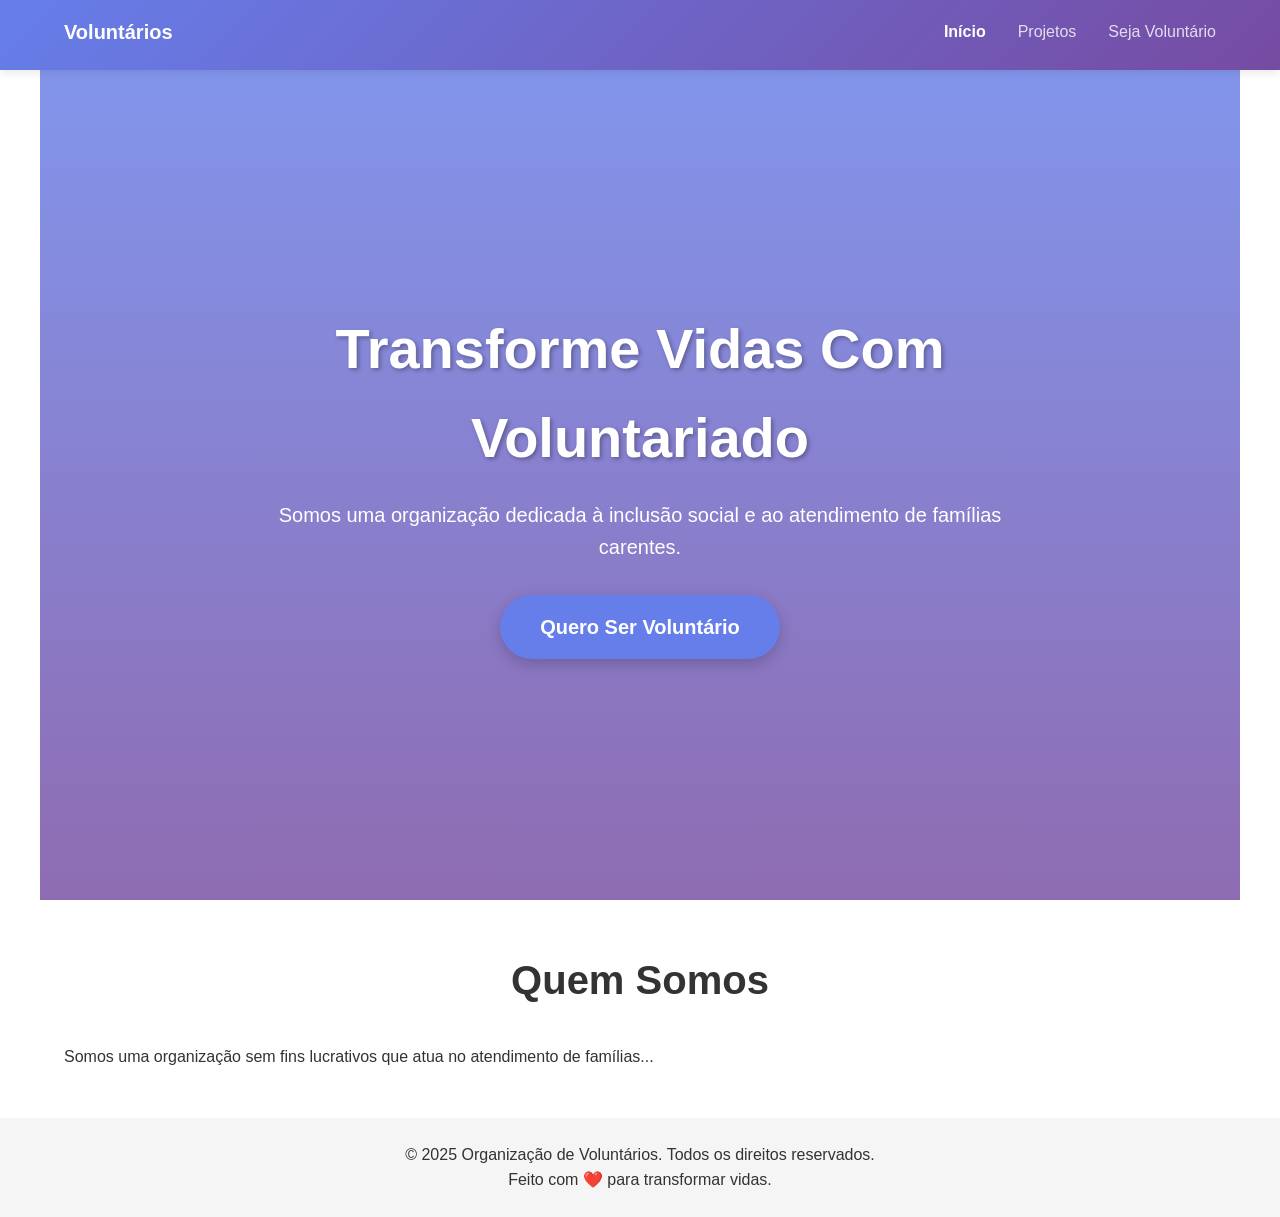
<file: index.html>
<!DOCTYPE html>
<html lang="pt-BR">
<head>
    <meta charset="UTF-8">
    <meta name="viewport" content="width=device-width, initial-scale=1.0">
    <title>Organização de Voluntários - Início</title>
    <link rel="stylesheet" href="style.css">
</head>
<body>
    <header>
        <nav>
            <div class="logo">Voluntários</div>
            <button class="menu-toggle" onclick="toggleMenu()">☰</button>
            <ul id="navMenu">
                <li><a href="index.html" class="active">Início</a></li>
                <li><a href="projeto.html">Projetos</a></li>
                <li><a href="cadastro.html">Seja Voluntário</a></li>
            </ul>
        </nav>
    </header>
    
    <div class="main-container">
        <section class="hero">
            <div class="hero-content">
                <h1>Transforme Vidas Com Voluntariado</h1>
                <p>Somos uma organização dedicada à inclusão social e ao atendimento de famílias carentes.</p>
                <a href="cadastro.html" class="btn-primary">Quero Ser Voluntário</a>
            </div>
        </section>

        <section class="about">
            <h2>Quem Somos</h2>
            <p>Somos uma organização sem fins lucrativos que atua no atendimento de famílias...</p>
        </section>

        <footer>
            <p>&copy; 2025 Organização de Voluntários. Todos os direitos reservados.</p>
            <p>Feito com ❤️ para transformar vidas.</p>
        </footer>
    </div>
    
    <script src="script.js"></script>
</body>
</html>
</file>
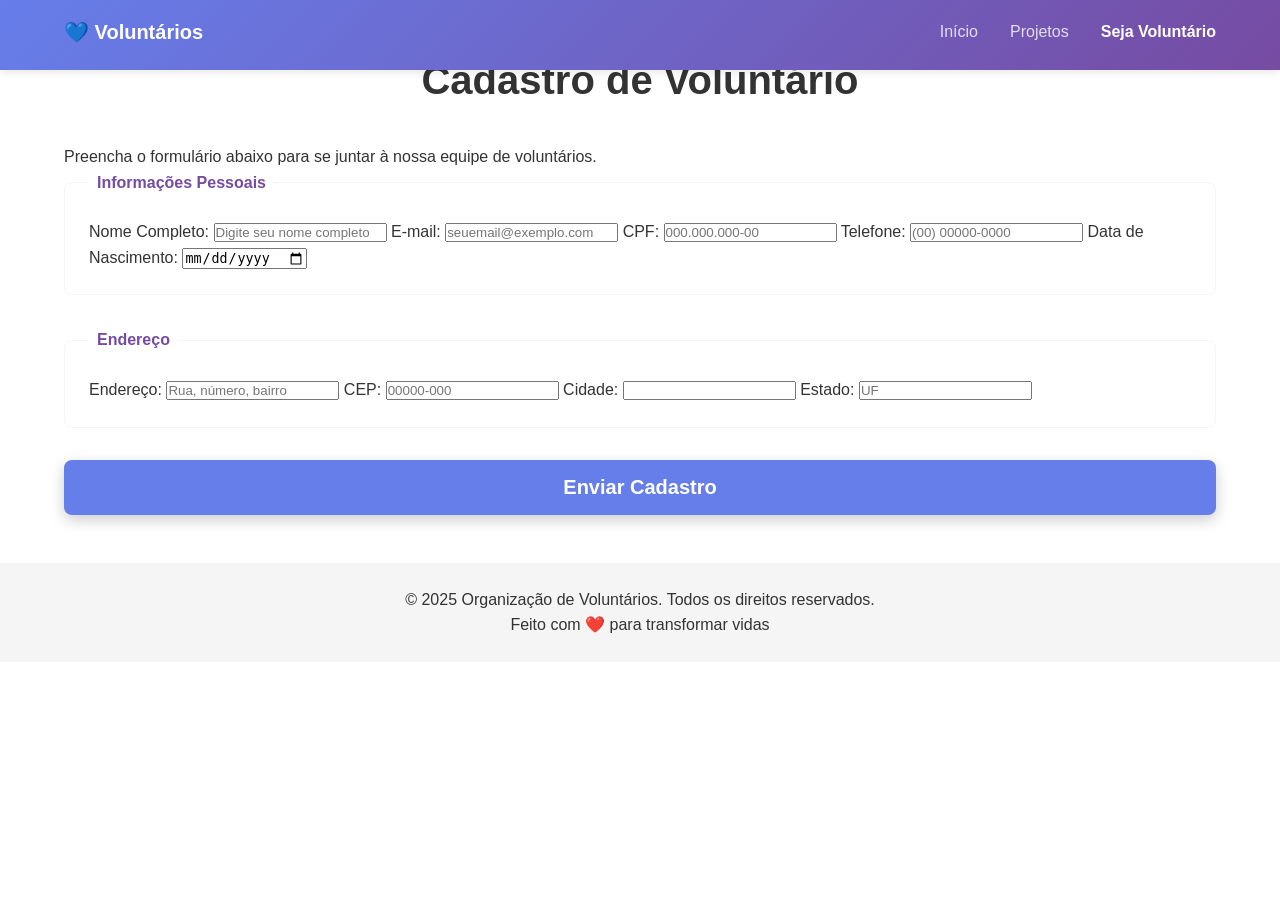
<file: cadastro.html>
<!DOCTYPE html>
<html lang="pt-BR">
<head>
    <meta charset="UTF-8">
    <meta name="viewport" content="width=device-width, initial-scale=1.0">
    <title>Cadastro de Voluntário</title>
    <link rel="stylesheet" href="style.css">
</head>
<body>
    <!-- Header -->
    <header>
        <nav>
            <div class="logo">&#128153; Voluntários</div>
            <button class="menu-toggle" onclick="toggleMenu()">☰</button>
            <ul id="navMenu">
                <li><a href="index.html">Início</a></li>
                <li><a href="projetos.html">Projetos</a></li>
                <li><a href="cadastro.html" class="active">Seja Voluntário</a></li>
            </ul>
        </nav>
    </header>

    <!-- Formulário -->
    <section class="form-section">
        <h2>Cadastro de Voluntário</h2>
        <p>Preencha o formulário abaixo para se juntar à nossa equipe de voluntários.</p>

        <form id="formVoluntario">
            <fieldset>
                <legend>Informações Pessoais</legend>

                <label for="nome">Nome Completo:</label>
                <input type="text" id="nome" name="nome" required placeholder="Digite seu nome completo">

                <label for="email">E-mail:</label>
                <input type="email" id="email" name="email" required placeholder="seuemail@exemplo.com">

                <label for="cpf">CPF:</label>
                <input type="text" id="cpf" name="cpf" required placeholder="000.000.000-00" maxlength="14">

                <label for="telefone">Telefone:</label>
                <input type="tel" id="telefone" name="telefone" required placeholder="(00) 00000-0000" maxlength="15">

                <label for="dataNascimento">Data de Nascimento:</label>
                <input type="date" id="dataNascimento" name="dataNascimento" required>
            </fieldset>

            <fieldset>
                <legend>Endereço</legend>

                <label for="endereco">Endereço:</label>
                <input type="text" id="endereco" name="endereco" required placeholder="Rua, número, bairro">

                <label for="cep">CEP:</label>
                <input type="text" id="cep" name="cep" required placeholder="00000-000" maxlength="9">

                <label for="cidade">Cidade:</label>
                <input type="text" id="cidade" name="cidade" required>

                <label for="estado">Estado:</label>
                <input type="text" id="estado" name="estado" required maxlength="2" placeholder="UF">
            </fieldset>

            <button type="submit" class="btn-primary">Enviar Cadastro</button>
        </form>
    </section>

    <!-- Footer -->
    <footer>
        <p>&copy; 2025 Organização de Voluntários. Todos os direitos reservados.</p>
        <p>Feito com &#10084;&#65039; para transformar vidas</p>
    </footer>

    <script src="script.js"></script>
</body>
</html>
</file>
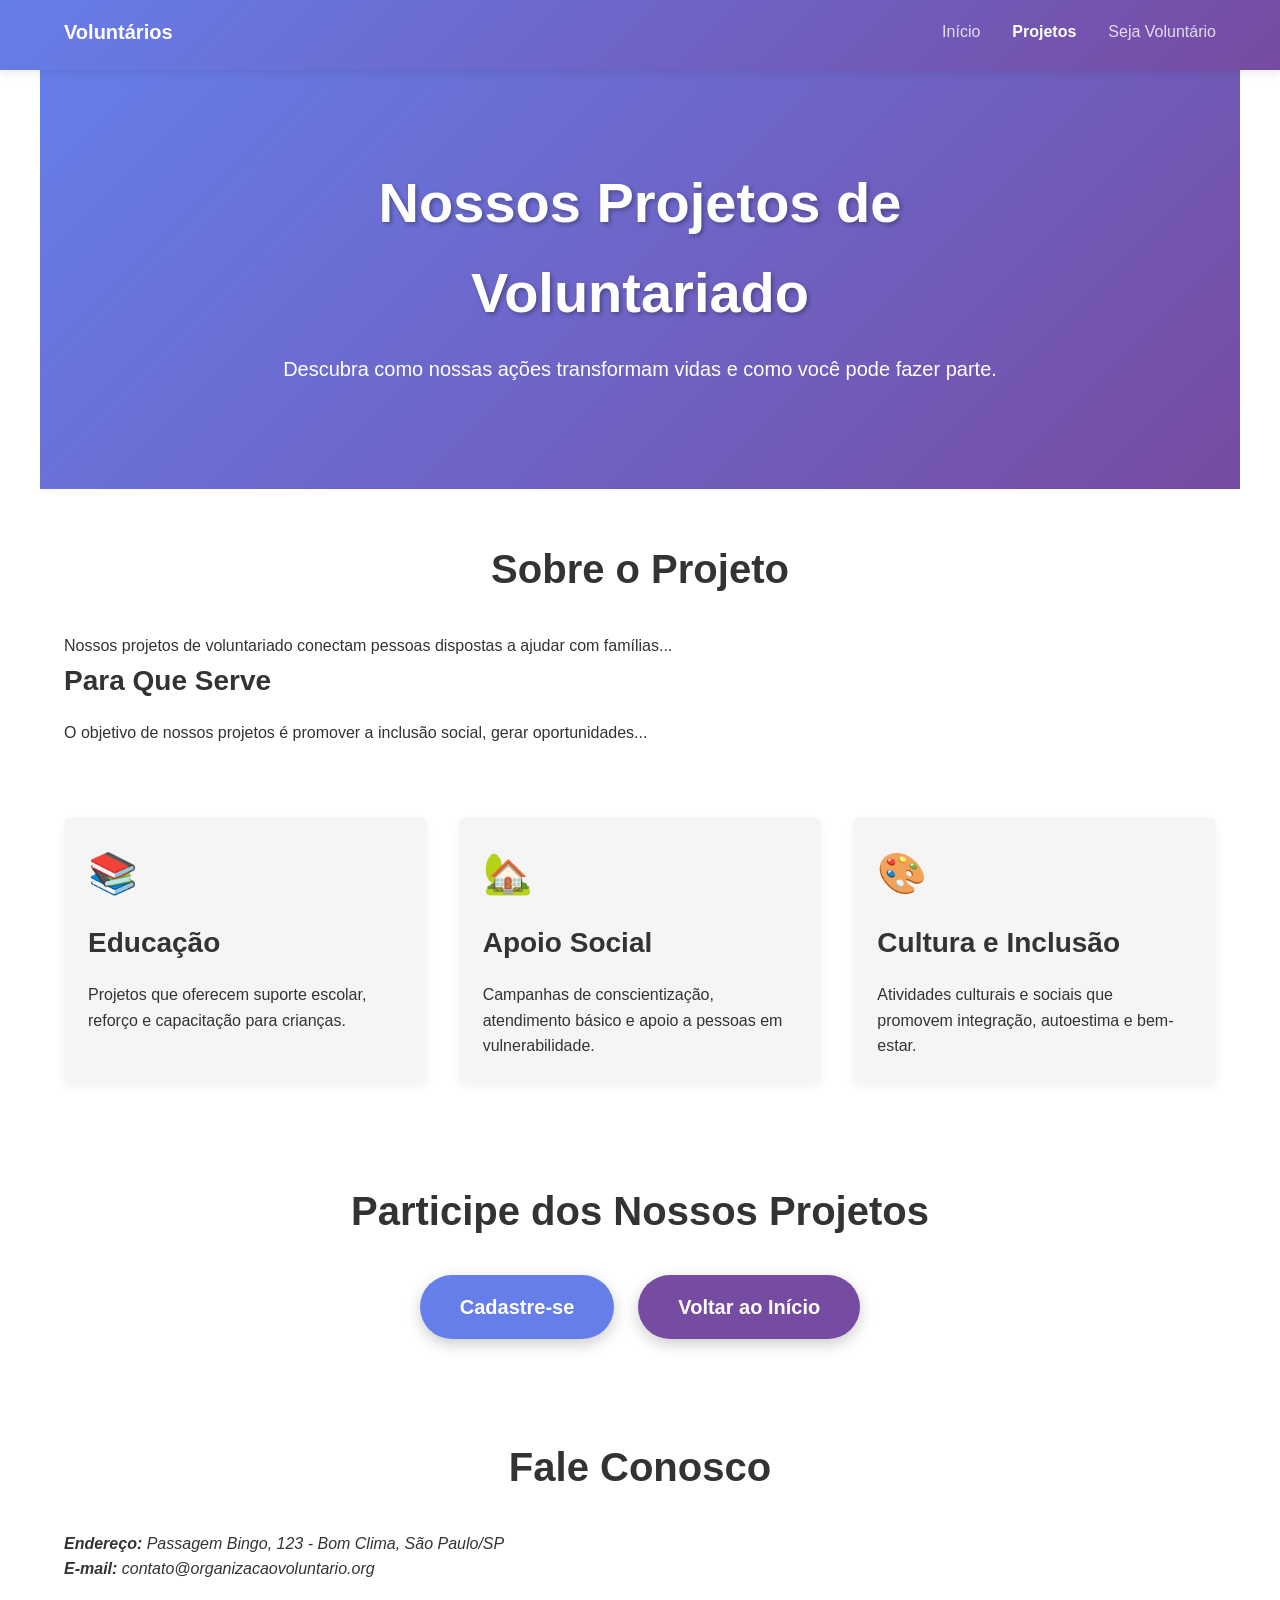
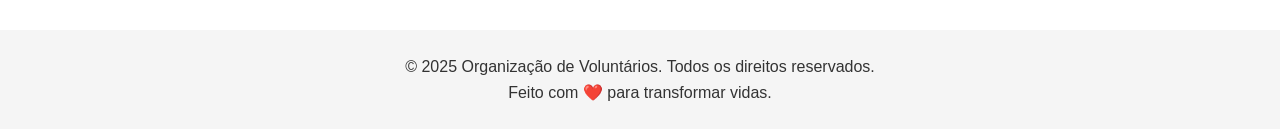
<file: projeto.html>
<!DOCTYPE html>
<html lang="pt-BR">
<head>
    <meta charset="UTF-8">
    <meta name="viewport" content="width=device-width, initial-scale=1.0">
    <title>Projetos de Voluntariado</title>
    <link rel="stylesheet" href="style.css">
</head>
<body>
    <header>
        <nav>
            <div class="logo">Voluntários</div>
            <button class="menu-toggle" onclick="toggleMenu()">☰</button>
            <ul id="navMenu">
                <li><a href="index.html">Início</a></li>
                <li><a href="projeto.html" class="active">Projetos</a></li>
                <li><a href="cadastro.html">Seja Voluntário</a></li>
            </ul>
        </nav>
    </header>

    <div class="main-container">

        <section class="hero-page">
            <div class="hero-content">
                <h1>Nossos Projetos de Voluntariado</h1>
                <p>Descubra como nossas ações transformam vidas e como você pode fazer parte.</p>
            </div>
        </section>

        <section class="about-section">
            <div class="about-content">
                <div style="grid-column: 1 / span 12;"> <h2>Sobre o Projeto</h2>
                    <p>Nossos projetos de voluntariado conectam pessoas dispostas a ajudar com famílias...</p>
                    <h3>Para Que Serve</h3>
                    <p>O objetivo de nossos projetos é promover a inclusão social, gerar oportunidades...</p>
                </div>

                <div class="impact-cards">
                    <div class="card">
                        <div class="card-icon">📚</div>
                        <h3>Educação</h3>
                        <p>Projetos que oferecem suporte escolar, reforço e capacitação para crianças.</p>
                    </div>
                    <div class="card">
                        <div class="card-icon">🏡</div>
                        <h3>Apoio Social</h3>
                        <p>Campanhas de conscientização, atendimento básico e apoio a pessoas em vulnerabilidade.</p>
                    </div>
                    <div class="card">
                        <div class="card-icon">🎨</div>
                        <h3>Cultura e Inclusão</h3>
                        <p>Atividades culturais e sociais que promovem integração, autoestima e bem-estar.</p>
                    </div>
                </div>
            </div>
        </section>

        <section class="cta-content">
            <h2>Participe dos Nossos Projetos</h2>
            <div class="cta-buttons">
                <a href="cadastro.html" class="btn-primary">Cadastre-se</a>
                <a href="index.html" class="btn-secondary">Voltar ao Início</a>
            </div>
        </section>

        <section class="contact">
            <h2>Fale Conosco</h2>
            <address>
                <p><strong>Endereço:</strong> Passagem Bingo, 123 - Bom Clima, São Paulo/SP</p>
                <p><strong>E-mail:</strong> contato@organizacaovoluntario.org</p>
            </address>
        </section>

        <footer>
            <p>&copy; 2025 Organização de Voluntários. Todos os direitos reservados.</p>
            <p>Feito com ❤️ para transformar vidas.</p>
        </footer>
    </div>
    
    <script src="script.js"></script>
</body>
</html>
</file>
<file: style.css>
/* ==========================
   1. Sistema de Design (Variáveis CSS)
   ========================== */
:root {
    /* Paleta de Cores (8 Cores) */
    --color-primary: #667eea;      /* Roxo Azulado (Principal) */
    --color-secondary: #764ba2;    /* Roxo Escuro (Secundário) */
    --color-accent-1: #ffb703;     /* Amarelo (Destaque) */
    --color-accent-2: #023047;     /* Azul Marinho (Contraste) */
    --color-neutral-dark: #333;    /* Preto Quase Total (Texto) */
    --color-neutral-light: #f5f5f5;/* Cinza Claro (Fundo Secundário) */
    --color-success: #2a9d8f;      /* Verde (Sucesso) */
    --color-error: #e63946;        /* Vermelho (Erro) */
    --color-white: #ffffff;

    /* Sistema de Espaçamento Modular (Múltiplos de 8) */
    --space-xs: 8px;
    --space-sm: 16px;
    --space-md: 24px;
    --space-lg: 32px;
    --space-xl: 48px;
    --space-xxl: 64px;
    
    /* Tipografia Hierárquica (5 Tamanhos) */
    --font-size-base: 1rem;       /* 16px */
    --font-size-lg: 1.25rem;
    --font-size-h1: 3.5rem;
    --font-size-h2: 2.5rem;
    --font-size-h3: 1.75rem;

    /* Outros */
    --border-radius: 8px;
    --transition-speed: 0.3s;
    --header-height: 70px;
}

/* ==========================
   2. Reset e Base
   ========================== */
* {
    margin: 0;
    padding: 0;
    box-sizing: border-box;
}

html {
    scroll-behavior: smooth;
}

body {
    font-family: 'Segoe UI', Tahoma, Geneva, Verdana, sans-serif;
    line-height: 1.6;
    color: var(--color-neutral-dark);
    background-color: var(--color-white);
}

/* ==========================
   3. Estrutura Principal (CSS Grid para o Layout Geral)
   ========================== */
.main-container {
    /* O Grid define a estrutura geral da página (Header, Conteúdo, Footer) */
    display: grid;
    grid-template-rows: auto 1fr auto; /* Cabeçalho, Conteúdo (ocupa o resto), Rodapé */
    grid-template-columns: 100%;
    min-height: 100vh;
    padding-top: var(--header-height); /* Evita que o conteúdo seja escondido pelo header fixo */
}

section {
    padding: var(--space-xl) var(--space-md);
    max-width: 1200px;
    margin: 0 auto;
    width: 100%;
}

/* ==========================
   4. Header e Navegação (Flexbox)
   ========================== */
header {
    background: linear-gradient(135deg, var(--color-primary) 0%, var(--color-secondary) 100%);
    color: var(--color-white);
    padding: var(--space-sm) 0;
    position: fixed;
    width: 100%;
    top: 0;
    z-index: 1000;
    box-shadow: 0 2px 10px rgba(0,0,0,0.1);
    height: var(--header-height);
}

nav {
    max-width: 1200px;
    margin: 0 auto;
    display: flex;
    justify-content: space-between;
    align-items: center;
    padding: 0 var(--space-md);
}

.logo {
    font-size: var(--font-size-lg);
    font-weight: bold;
}

/* Menu Desktop (Flexbox) */
nav ul {
    display: flex;
    list-style: none;
    gap: var(--space-lg);
}

nav a {
    color: var(--color-white);
    text-decoration: none;
    transition: opacity var(--transition-speed);
    font-weight: 500;
    opacity: 0.8;
    padding: var(--space-xs) 0;
}

nav a:hover,
nav a.active {
    opacity: 1;
    font-weight: bold;
}

/* Menu Mobile (Escondido por padrão no desktop) */
.menu-toggle {
    display: none;
    background: none;
    border: none;
    color: var(--color-white);
    font-size: 1.8rem;
    cursor: pointer;
}

/* ==========================
   5. Hero Section (Index)
   ========================== */
.hero {
    background: linear-gradient(rgba(102, 126, 234, 0.8), rgba(118, 75, 162, 0.8)),
                url('data:image/svg+xml,<svg xmlns="http://www.w3.org/2000/svg" viewBox="0 0 1200 600"><rect fill="%23f0f0f0" width="1200" height="600"/></svg>');
    background-size: cover;
    background-position: center;
    height: calc(100vh - var(--header-height)); /* Ajuste a altura para não esconder o hero */
    display: flex;
    align-items: center;
    justify-content: center;
    text-align: center;
    color: var(--color-white);
}

.hero-page {
    background: linear-gradient(135deg, var(--color-primary) 0%, var(--color-secondary) 100%);
    padding: var(--space-xxl) var(--space-md) var(--space-xl);
    text-align: center;
    color: var(--color-white);
}

.hero-content, .signup-section {
    max-width: 800px;
    margin: 0 auto;
    padding: var(--space-md);
    animation: fadeInUp 1s ease-out;
}

.hero h1,
.hero-page h1 {
    font-size: var(--font-size-h1);
    margin-bottom: var(--space-sm);
    text-shadow: 2px 2px 4px rgba(0,0,0,0.3);
}

.hero p,
.hero-page p {
    font-size: var(--font-size-lg);
    margin-bottom: var(--space-lg);
}

/* ==========================
   6. Botões (Componentes)
   ========================== */
.cta-buttons {
    display: flex;
    gap: var(--space-md);
    justify-content: center;
    align-items: center;
    flex-wrap: wrap; 
    margin-top: var(--space-lg);
}

.btn-primary, .btn-secondary {
    padding: 1rem 2.5rem;
    font-size: var(--font-size-lg);
    font-weight: bold;
    border-radius: 50px;
    border: none;
    cursor: pointer;
    transition: all var(--transition-speed) ease;
    box-shadow: 0 5px 15px rgba(0,0,0,0.2);
    position: relative;
    overflow: hidden;
    text-align: center;
    text-decoration: none; /* Para usar em links <a> */
    display: inline-block;
}

.btn-primary {
    background: var(--color-primary);
    color: var(--color-white);
}

.btn-secondary {
    background: var(--color-secondary);
    color: var(--color-white);
}

.btn-primary:hover, .btn-secondary:hover {
    transform: translateY(-3px) scale(1.02);
    box-shadow: 0 10px 25px rgba(0,0,0,0.3);
}

/* Estado Disabled */
.btn-primary:disabled, .btn-secondary:disabled {
    opacity: 0.6;
    cursor: not-allowed;
    transform: none;
    box-shadow: none;
}

/* ==========================
   7. Seções de Conteúdo (Flexbox e Grid - Projeto.html)
   ========================== */
h2 {
    font-size: var(--font-size-h2);
    margin-bottom: var(--space-lg);
    text-align: center;
}

h3 {
    font-size: var(--font-size-h3);
    margin-bottom: var(--space-sm);
}

/* Layout de Projetos/Sobre (Grid de 12 colunas) */
.about-content, .project-grid {
    display: grid;
    /* 12 colunas com espaço de 24px entre elas */
    grid-template-columns: repeat(12, 1fr); 
    gap: var(--space-md); 
}

/* Cards de Projetos (Grid de Colunas Flexíveis) */
.impact-cards {
    display: grid;
    /* Layout com repetição automática: 3 colunas no desktop, quebram em telas menores */
    grid-template-columns: repeat(auto-fit, minmax(280px, 1fr));
    gap: var(--space-lg);
    margin-top: var(--space-xl);
    grid-column: 1 / -1; /* Ocupa todas as 12 colunas do grid principal */
}

.card {
    background: var(--color-neutral-light);
    padding: var(--space-md);
    border-radius: var(--border-radius);
    box-shadow: 0 4px 10px rgba(0,0,0,0.05);
    transition: transform var(--transition-speed);
}

.card:hover {
    transform: translateY(-5px);
    box-shadow: 0 8px 20px rgba(0,0,0,0.1);
}

.card-icon {
    font-size: var(--font-size-h2);
    color: var(--color-primary);
    margin-bottom: var(--space-sm);
}

/* ==========================
   8. Formulários (Cadastro.html)
   ========================== */
.signup-section {
    max-width: 700px;
    margin: var(--space-xl) auto;
    padding: var(--space-lg);
    background: var(--color-white);
    border-radius: 12px;
    box-shadow: 0 0 15px rgba(0,0,0,0.1);
}

form fieldset {
    border: 1px solid var(--color-neutral-light);
    border-radius: var(--border-radius);
    padding: var(--space-md);
    margin-bottom: var(--space-lg);
}

form legend {
    font-weight: bold;
    padding: 0 var(--space-xs);
    color: var(--color-secondary);
}

.form-group {
    margin-bottom: var(--space-sm);
}

.form-group label {
    display: block;
    margin-bottom: var(--space-xs);
    font-weight: 500;
}

.form-group input,
.form-group select,
.form-group textarea {
    width: 100%;
    padding: 0.75rem 1rem;
    border-radius: var(--border-radius);
    border: 1px solid #ccc;
    font-size: var(--font-size-base);
    transition: border-color var(--transition-speed);
}

.form-group input:focus,
.form-group select:focus,
.form-group textarea:focus {
    border-color: var(--color-primary);
    outline: none;
    box-shadow: 0 0 0 3px rgba(102, 126, 234, 0.2);
}

/* Validação Visual */
.form-group input:invalid:not(:placeholder-shown) {
    border-color: var(--color-error);
}

.form-group input:valid:not(:placeholder-shown) {
    border-color: var(--color-success);
}

/* Botão de Submit do Formulário */
button[type="submit"] {
    /* Herda o estilo do .btn-primary */
    width: 100%;
    background: var(--color-primary);
    color: var(--color-white);
    border: none;
    border-radius: var(--border-radius);
    padding: 1rem;
    font-size: var(--font-size-lg);
    cursor: pointer;
    transition: background var(--transition-speed);
}

button[type="submit"]:hover {
    background: var(--color-secondary);
}


/* ==========================
   9. Footer
   ========================== */
footer {
    text-align: center;
    padding: var(--space-md);
    background: var(--color-neutral-light);
    margin-top: auto; /* Garante que ocupe o espaço no final do grid */
}

/* ==========================
   10. Responsividade (5 Breakpoints)
   ========================== */

/* Breakpoint 1: Tablet Landscape (>= 992px) */
@media (max-width: 992px) {
    :root {
        --font-size-h1: 3rem;
    }
}

/* Breakpoint 2: Tablet Portrait (<= 768px) */
@media (max-width: 768px) {
    :root {
        --font-size-h1: 2.5rem;
        --font-size-h2: 2rem;
    }

    /* Menu Hamburger */
    nav ul {
        display: none;
        flex-direction: column;
        background: var(--color-primary);
        position: absolute;
        top: var(--header-height);
        right: 0;
        width: 100%;
        text-align: center;
        padding: var(--space-sm) 0;
        box-shadow: 0 5px 10px rgba(0,0,0,0.2);
    }

    nav ul.show {
        display: flex;
    }

    .menu-toggle {
        display: block;
    }

    /* Botões */
    .cta-buttons {
        flex-direction: column;
    }
    
    .btn-primary, .btn-secondary {
        width: 100%; /* Ocupa a largura total no mobile */
        max-width: 300px;
    }

    /* Hero */
    .hero {
        text-align: left;
        align-items: flex-start;
        padding-top: var(--space-xl);
    }

    .hero-content {
        max-width: 100%;
        padding: var(--space-sm);
    }
}

/* Breakpoint 3: Mobile Landscape (<= 576px) */
@media (max-width: 576px) {
    :root {
        --font-size-h1: 2rem;
        --font-size-h2: 1.5rem;
    }

    section {
        padding: var(--space-lg) var(--space-sm);
    }

    /* Reduz o gap do menu mobile */
    nav ul {
        gap: var(--space-sm);
    }
    
    .impact-cards {
        /* Garante uma única coluna em telas muito pequenas */
        grid-template-columns: 1fr;
    }
}

/* Breakpoint 4: Mobile Portrait (<= 400px) */
@media (max-width: 400px) {
    :root {
        --space-md: 16px;
    }

    nav {
        padding: 0 var(--space-xs);
    }
}

/* Breakpoint 5: Telas Grandes (>= 1400px) */
@media (min-width: 1400px) {
    section, nav {
        padding: 0 4rem;
    }
}

/* Keyframes para animações */
@keyframes fadeInUp {
    from {
        opacity: 0;
        transform: translateY(20px);
    }
    to {
        opacity: 1;
        transform: translateY(0);
    }
}
</file>
